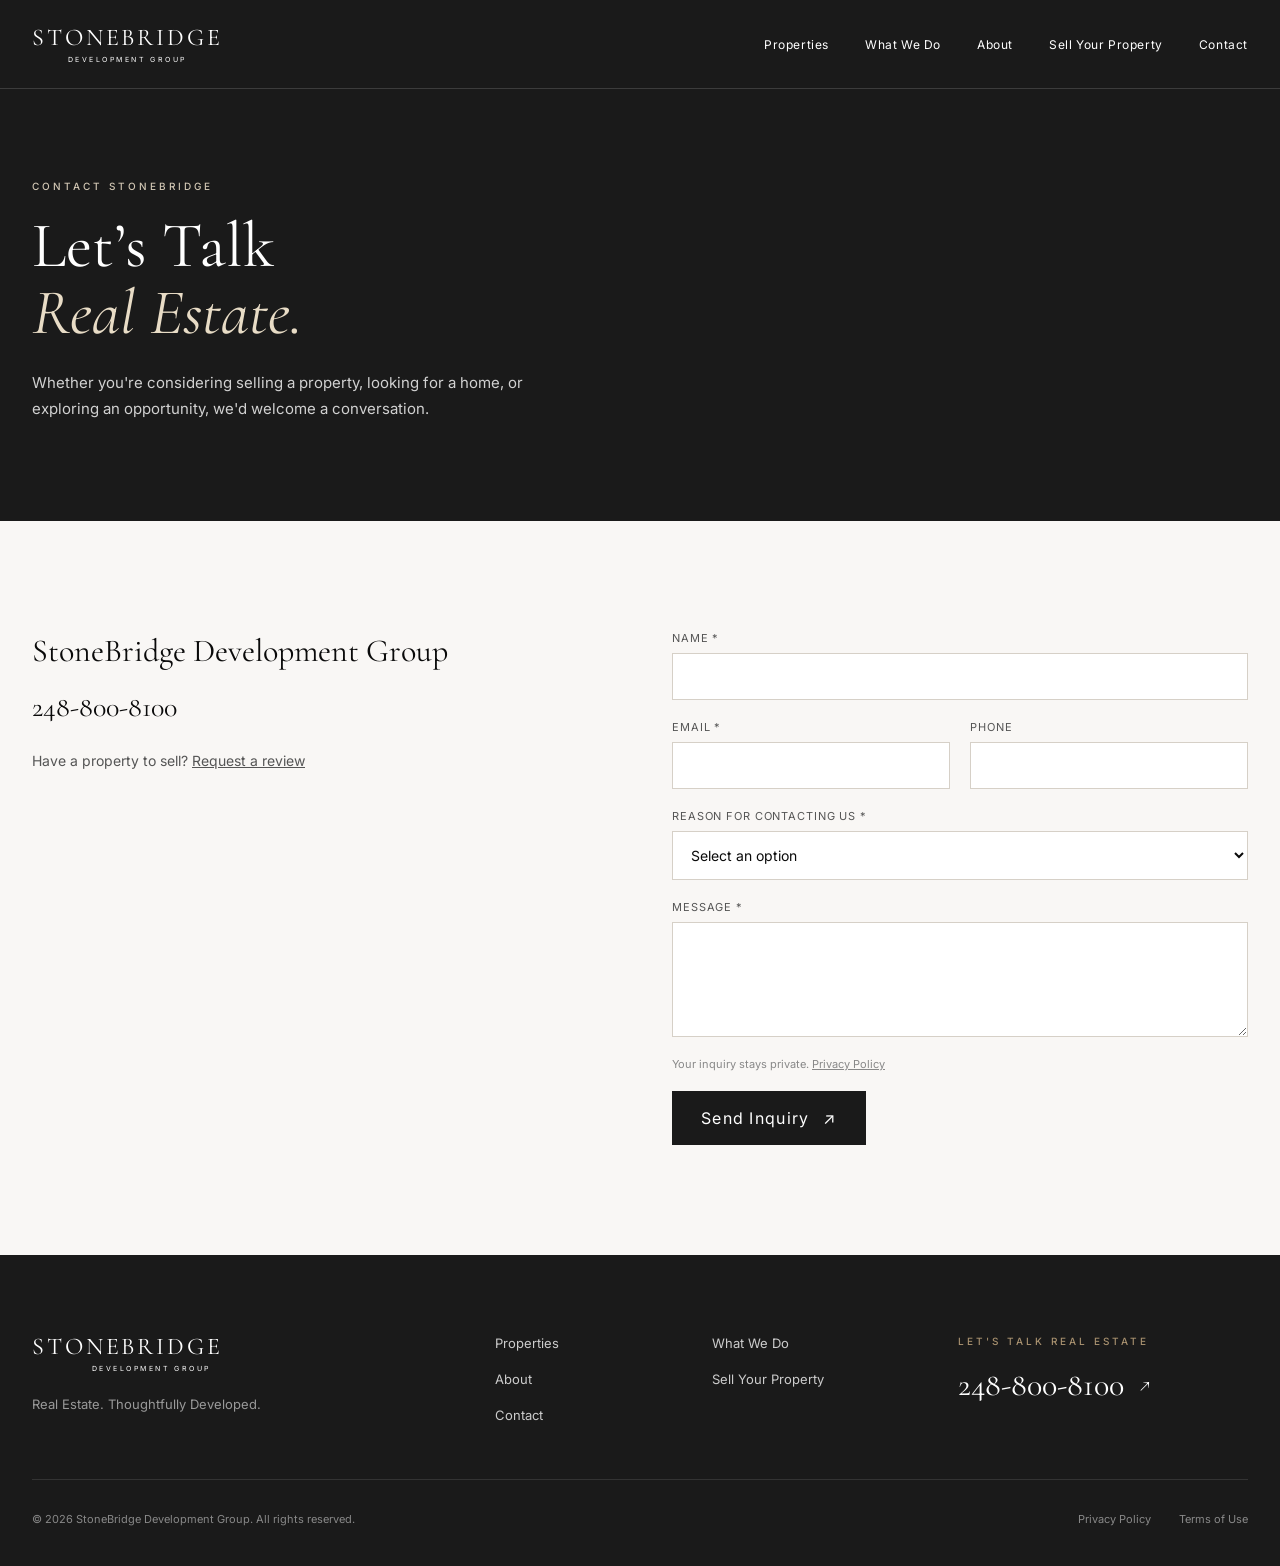
<file: contact/index.html>
<!DOCTYPE html>
<html lang="en">
<head>
<meta charset="UTF-8">
<meta name="viewport" content="width=device-width, initial-scale=1">
<title>Contact | StoneBridge Development Group</title>
<link rel="preconnect" href="https://fonts.googleapis.com">
<link href="https://fonts.googleapis.com/css2?family=Cormorant+Garamond:ital,wght@0,400;0,500;1,400&family=Inter:wght@400;500&display=swap" rel="stylesheet">
<link rel="stylesheet" href="/styles.css">
</head>
<body>
<main>
<div class="page-hero"><div class="wrap"><p class="eyebrow">Contact StoneBridge</p><h1 class="serif">Let’s Talk<br><em>Real Estate.</em></h1><p class="lead">Whether you're considering selling a property, looking for a home, or exploring an opportunity, we'd welcome a conversation.</p></div></div>
<section><div class="wrap split" style="align-items:start">
<div><h2 class="serif" style="font-size:32px">StoneBridge Development Group</h2><a class="phone" href="tel:2488008100" style="display:block;margin:20px 0 28px">248-800-8100</a>
<p style="font-size:14px;color:#555">Have a property to sell? <a href="/sell-your-property/?review=1" style="text-decoration:underline">Request a review</a></p></div>
<div><form id="contact-form" class="form">
<input class="hp" type="text" name="website" tabindex="-1" autocomplete="off" aria-hidden="true">
<label>Name *<input type="text" name="name" required></label><div class="row"><label>Email *<input type="email" name="email" required></label><label>Phone<input type="tel" name="phone"></label></div>
<label>Reason for contacting us *<select name="reason" required><option value="">Select an option</option><option>Property for Sale</option><option>Rental Property</option><option>Property Purchase</option><option>Development</option><option>General Inquiry</option><option>Other</option></select></label>
<label>Message *<textarea name="message" rows="5" required></textarea></label>
<p class="caption" style="margin:0">Your inquiry stays private. <a href="/privacy-policy/" style="text-decoration:underline">Privacy Policy</a></p>
<div><button type="submit" class="btn dark">Send Inquiry <span>↗</span></button></div></form>
<div id="contact-done" hidden><h3 class="serif" style="font-size:32px;margin-bottom:12px">Thank You.</h3><p style="color:#555;font-size:14px;line-height:1.8">Your inquiry has been received. A member of our team will be in touch soon.</p></div></div>
</div></section>
</main>
<script src="/site.js"></script>
</body>
</html>
</file>
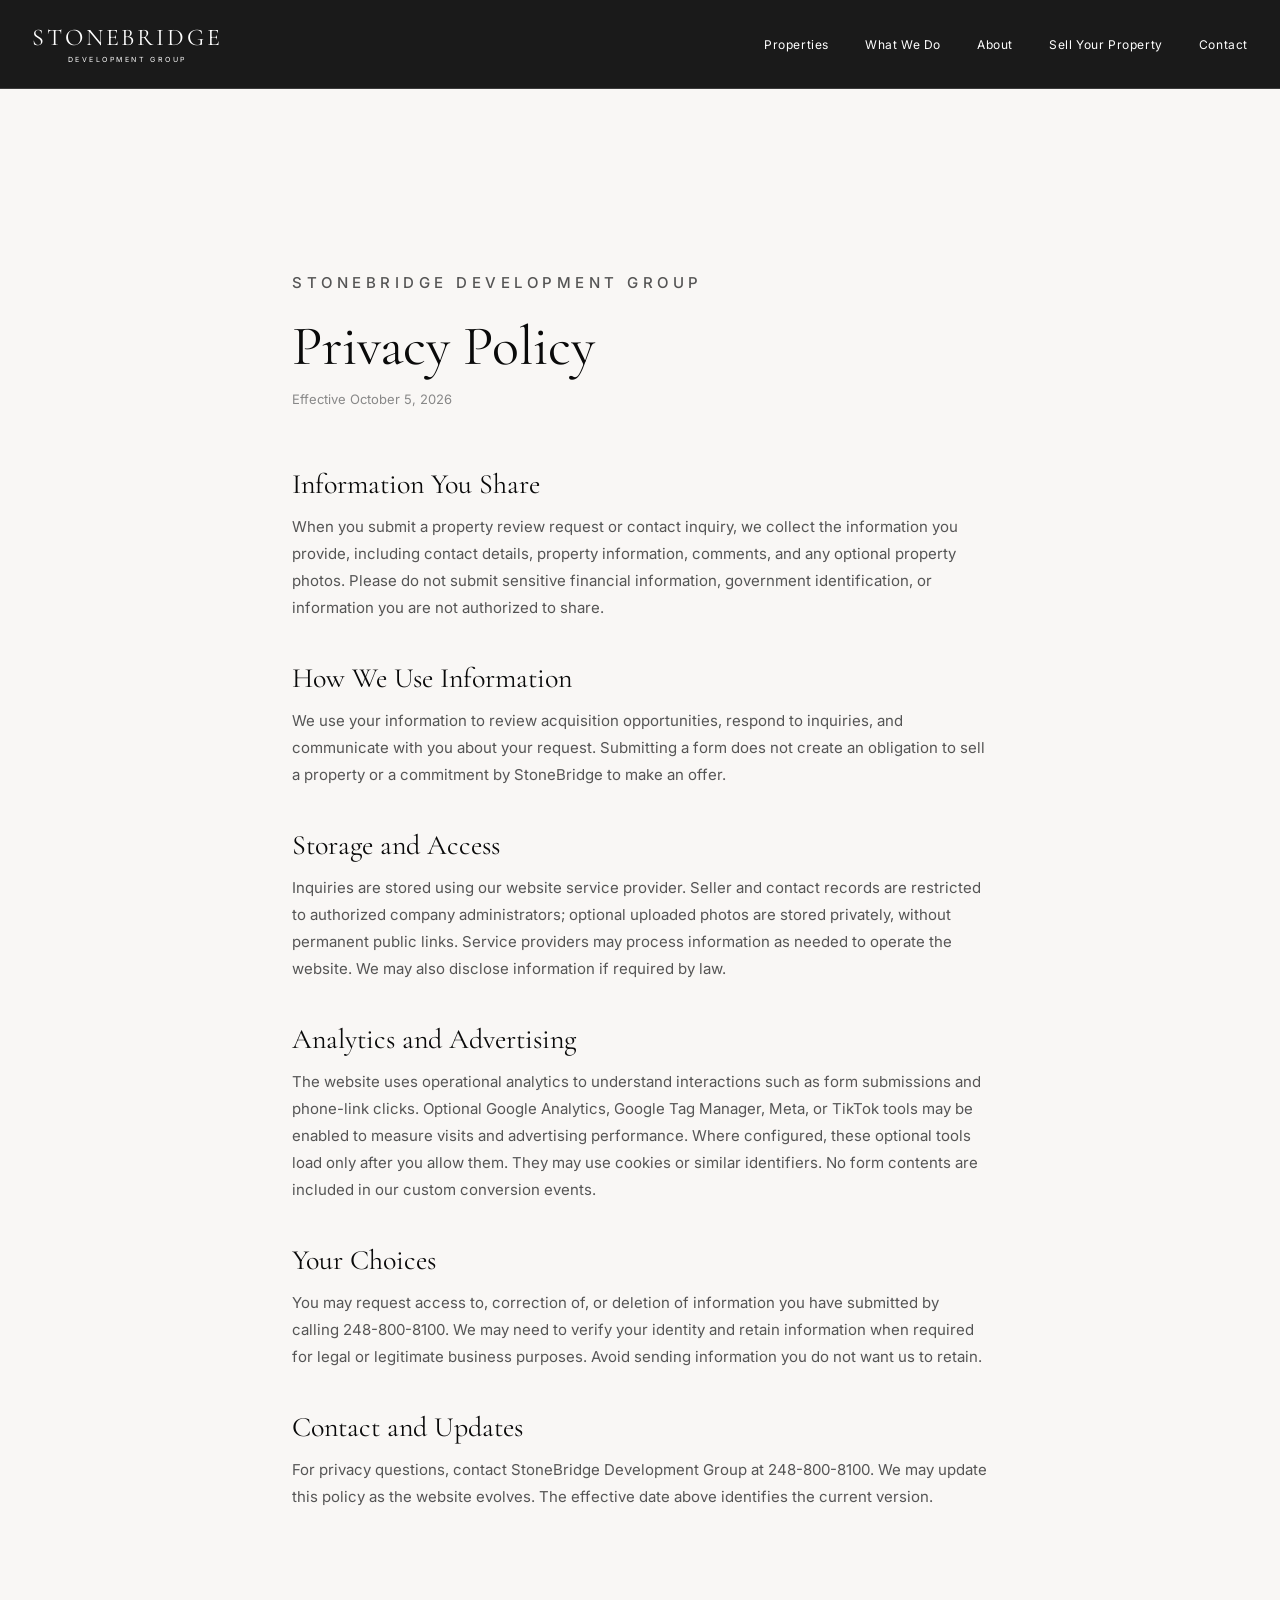
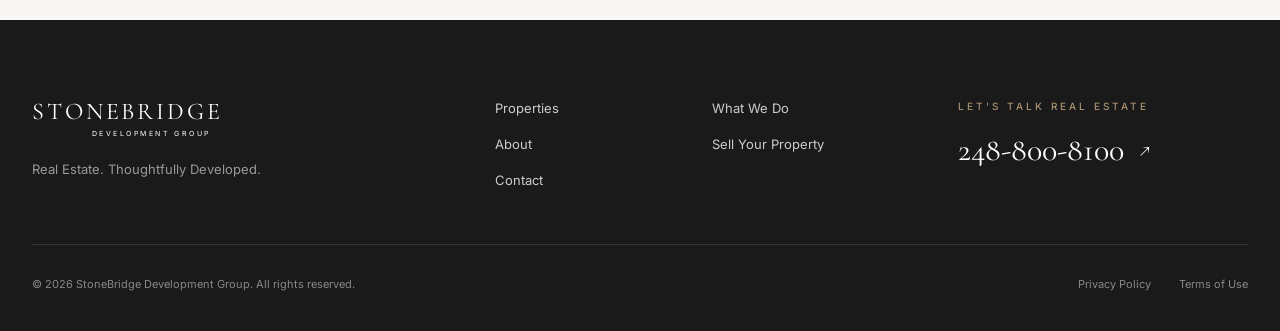
<file: privacy-policy/index.html>
<!DOCTYPE html>
<html lang="en">
<head>
<meta charset="UTF-8">
<meta name="viewport" content="width=device-width, initial-scale=1">
<title>Privacy Policy | StoneBridge Development Group</title>
<link rel="preconnect" href="https://fonts.googleapis.com">
<link href="https://fonts.googleapis.com/css2?family=Cormorant+Garamond:ital,wght@0,400;0,500;1,400&family=Inter:wght@400;500&display=swap" rel="stylesheet">
<link rel="stylesheet" href="/styles.css">
</head>
<body data-solid-header>
<main>
<div class="legal-page"><p class="eyebrow">StoneBridge Development Group</p><h1 class="serif">Privacy Policy</h1><p class="date">Effective October 5, 2026</p><h2 class="serif">Information You Share</h2><p>When you submit a property review request or contact inquiry, we collect the information you provide, including contact details, property information, comments, and any optional property photos. Please do not submit sensitive financial information, government identification, or information you are not authorized to share.</p><h2 class="serif">How We Use Information</h2><p>We use your information to review acquisition opportunities, respond to inquiries, and communicate with you about your request. Submitting a form does not create an obligation to sell a property or a commitment by StoneBridge to make an offer.</p><h2 class="serif">Storage and Access</h2><p>Inquiries are stored using our website service provider. Seller and contact records are restricted to authorized company administrators; optional uploaded photos are stored privately, without permanent public links. Service providers may process information as needed to operate the website. We may also disclose information if required by law.</p><h2 class="serif">Analytics and Advertising</h2><p>The website uses operational analytics to understand interactions such as form submissions and phone-link clicks. Optional Google Analytics, Google Tag Manager, Meta, or TikTok tools may be enabled to measure visits and advertising performance. Where configured, these optional tools load only after you allow them. They may use cookies or similar identifiers. No form contents are included in our custom conversion events.</p><h2 class="serif">Your Choices</h2><p>You may request access to, correction of, or deletion of information you have submitted by calling 248-800-8100. We may need to verify your identity and retain information when required for legal or legitimate business purposes. Avoid sending information you do not want us to retain.</p><h2 class="serif">Contact and Updates</h2><p>For privacy questions, contact StoneBridge Development Group at 248-800-8100. We may update this policy as the website evolves. The effective date above identifies the current version.</p></div>
</main>
<script src="/site.js"></script>
</body>
</html>
</file>
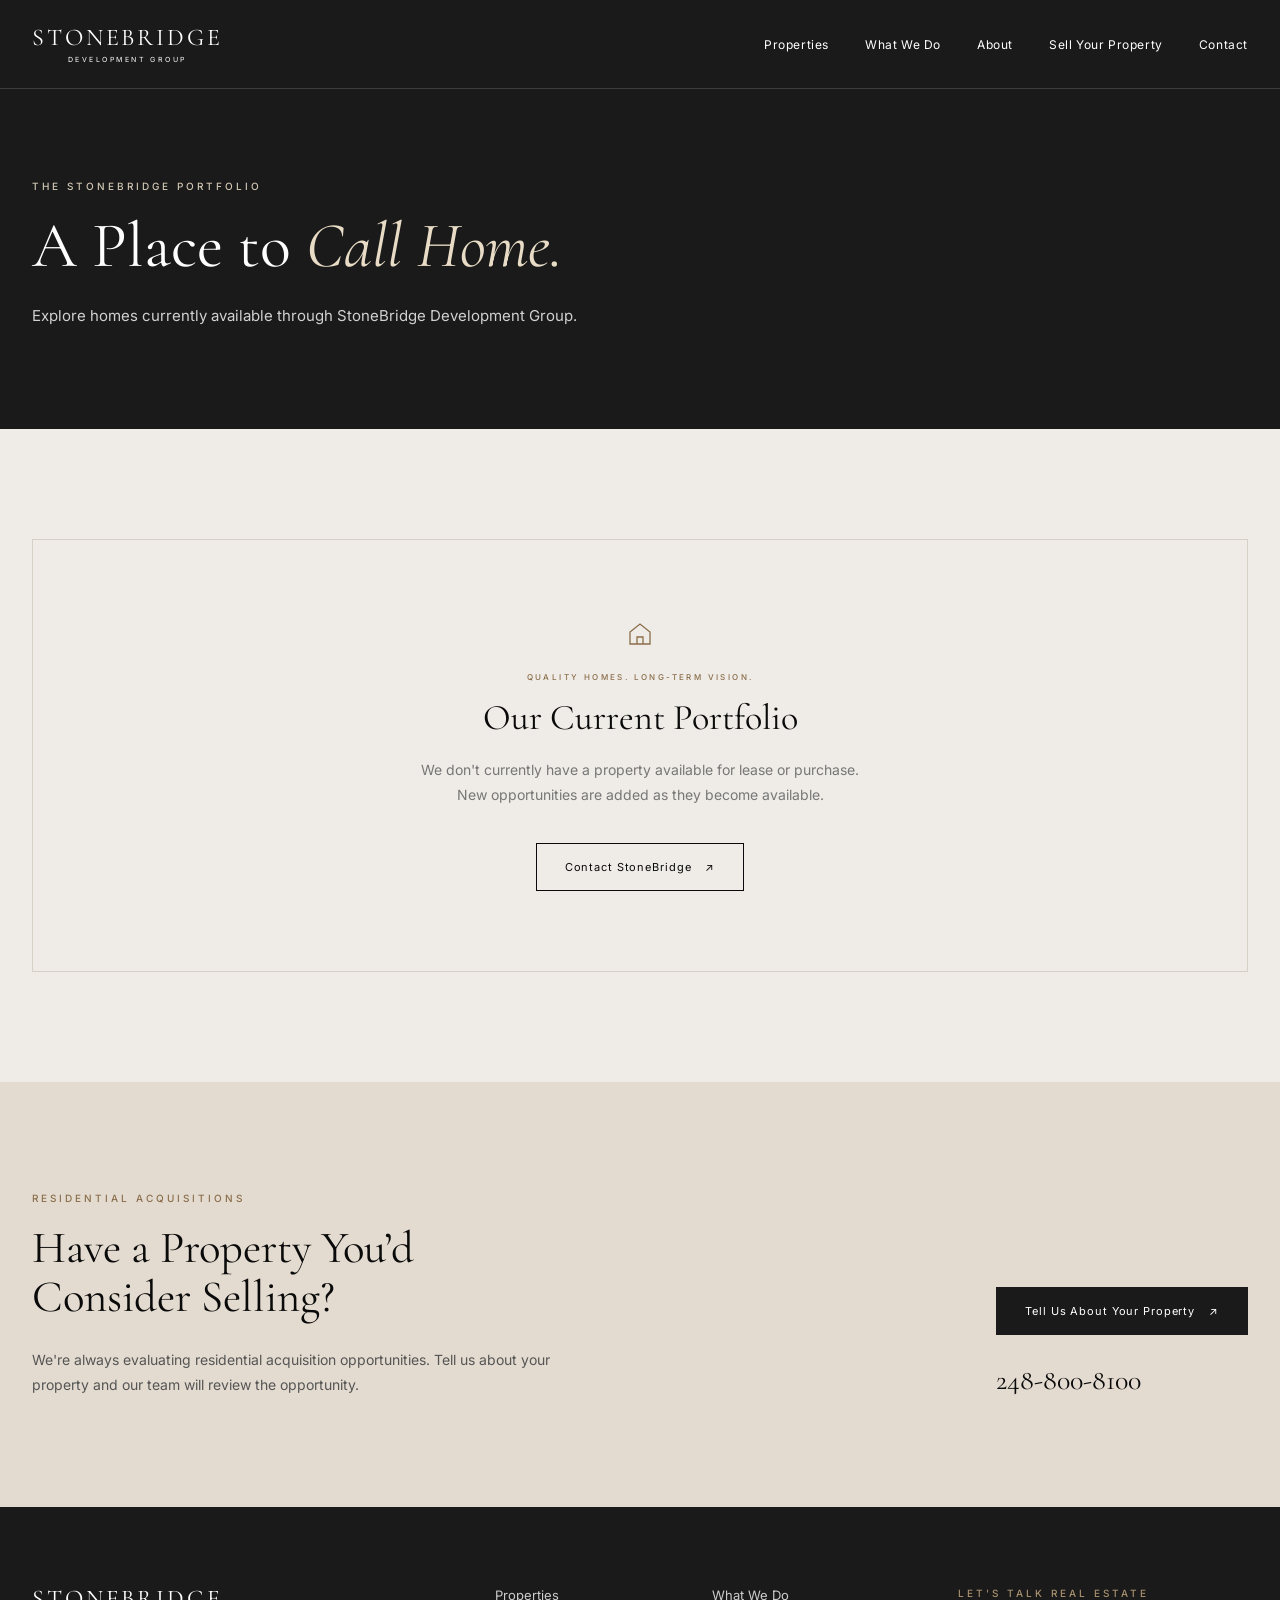
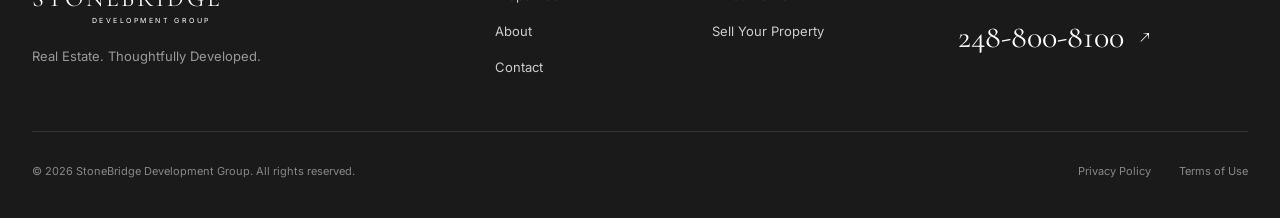
<file: properties/index.html>
<!DOCTYPE html>
<html lang="en">
<head>
<meta charset="UTF-8">
<meta name="viewport" content="width=device-width, initial-scale=1">
<title>Properties | StoneBridge Development Group</title>
<link rel="preconnect" href="https://fonts.googleapis.com">
<link href="https://fonts.googleapis.com/css2?family=Cormorant+Garamond:ital,wght@0,400;0,500;1,400&family=Inter:wght@400;500&display=swap" rel="stylesheet">
<link rel="stylesheet" href="/styles.css">
</head>
<body>
<main>
<div class="page-hero"><div class="wrap"><p class="eyebrow">The StoneBridge Portfolio</p><h1 class="serif">A Place to <em>Call Home.</em></h1><p class="lead">Explore homes currently available through StoneBridge Development Group.</p></div></div>
<section class="props"><div class="wrap"><div class="empty"><svg width="28" height="28" fill="none" stroke="currentColor" stroke-width="1.3"><path d="M4 12l10-8 10 8v12H4zM11 24v-7h6v7"/></svg>
<p class="eyebrow" style="font-size:8px">Quality Homes. Long-Term Vision.</p><h3 class="serif">Our Current Portfolio</h3>
<p class="t">We don't currently have a property available for lease or purchase.<br>New opportunities are added as they become available.</p>
<a class="btn outline" href="/contact/">Contact StoneBridge <span>↗</span></a></div></div></section>
<div data-sell-cta></div>
</main>
<script src="/site.js"></script>
</body>
</html>
</file>
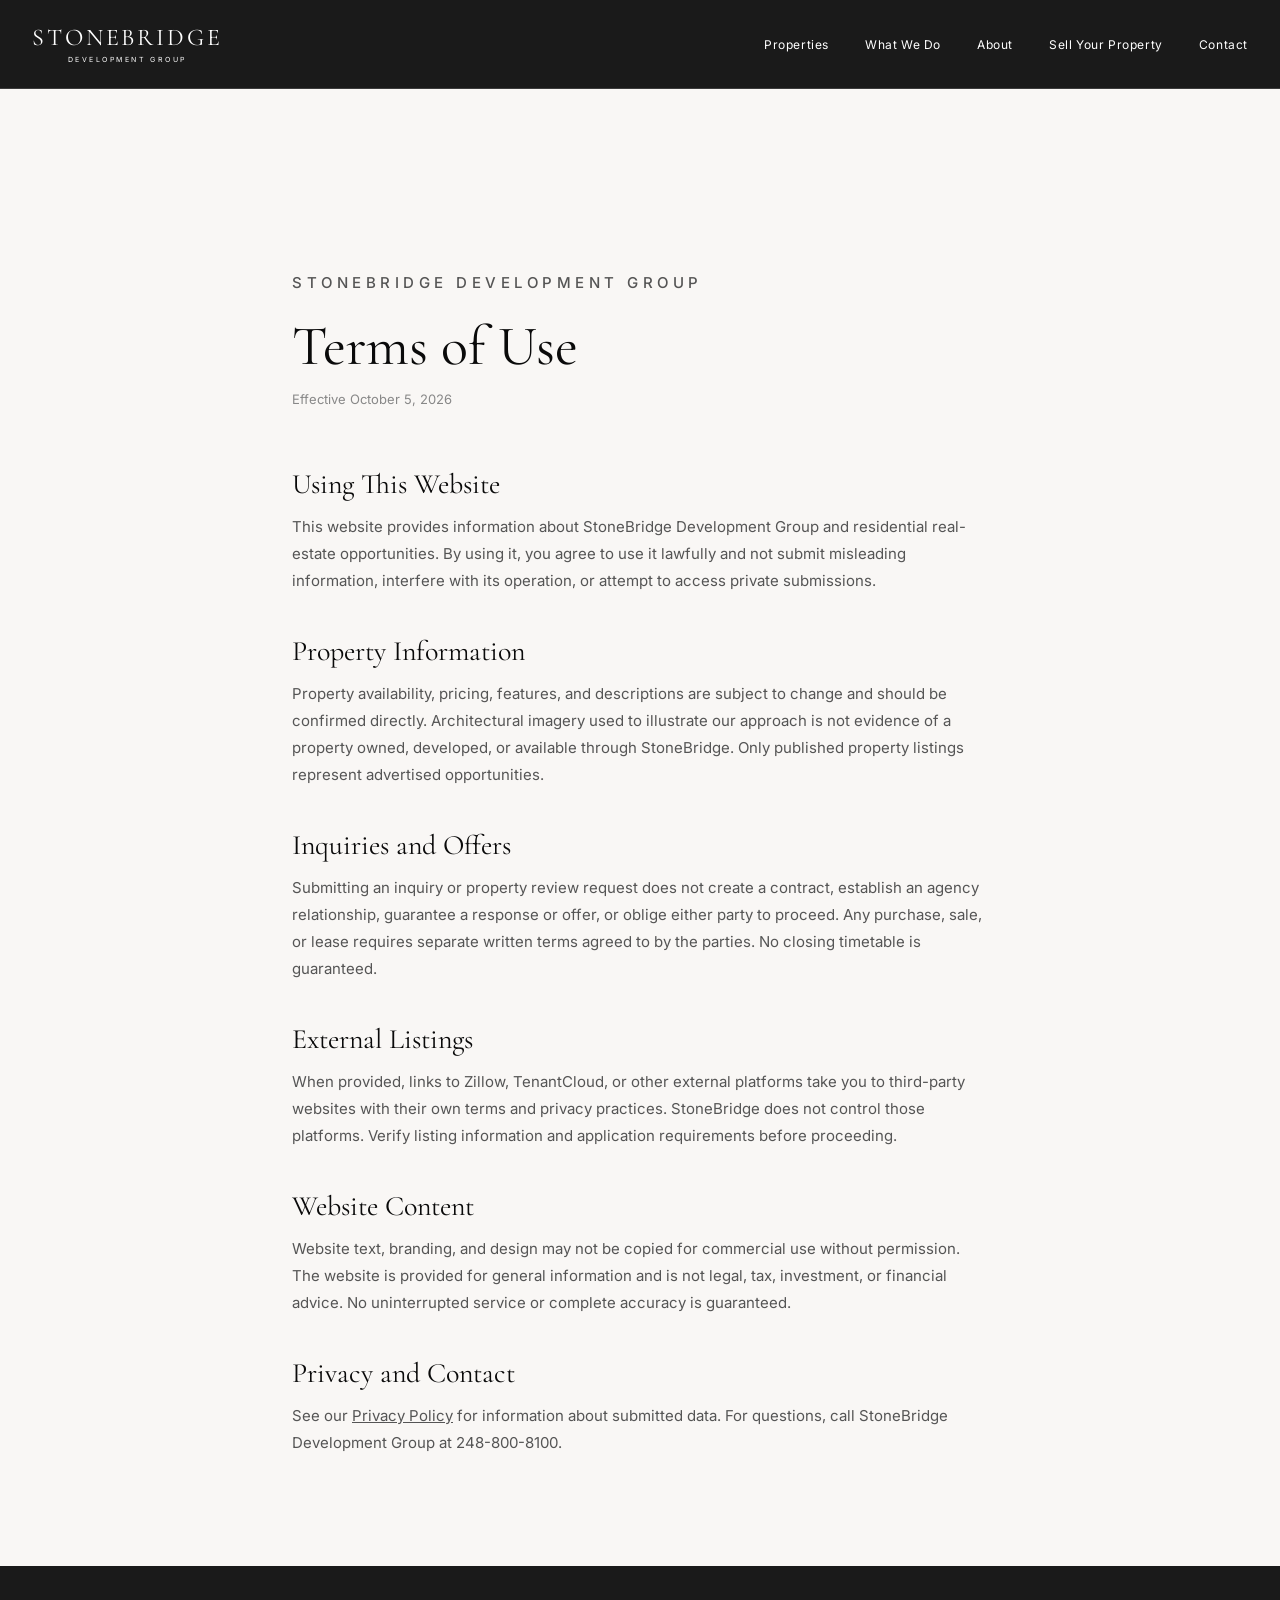
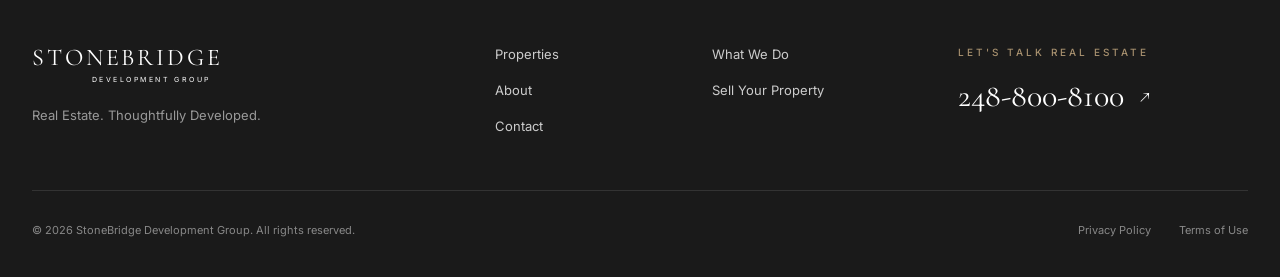
<file: terms-of-use/index.html>
<!DOCTYPE html>
<html lang="en">
<head>
<meta charset="UTF-8">
<meta name="viewport" content="width=device-width, initial-scale=1">
<title>Terms of Use | StoneBridge Development Group</title>
<link rel="preconnect" href="https://fonts.googleapis.com">
<link href="https://fonts.googleapis.com/css2?family=Cormorant+Garamond:ital,wght@0,400;0,500;1,400&family=Inter:wght@400;500&display=swap" rel="stylesheet">
<link rel="stylesheet" href="/styles.css">
</head>
<body data-solid-header>
<main>
<div class="legal-page"><p class="eyebrow">StoneBridge Development Group</p><h1 class="serif">Terms of Use</h1><p class="date">Effective October 5, 2026</p><h2 class="serif">Using This Website</h2><p>This website provides information about StoneBridge Development Group and residential real-estate opportunities. By using it, you agree to use it lawfully and not submit misleading information, interfere with its operation, or attempt to access private submissions.</p><h2 class="serif">Property Information</h2><p>Property availability, pricing, features, and descriptions are subject to change and should be confirmed directly. Architectural imagery used to illustrate our approach is not evidence of a property owned, developed, or available through StoneBridge. Only published property listings represent advertised opportunities.</p><h2 class="serif">Inquiries and Offers</h2><p>Submitting an inquiry or property review request does not create a contract, establish an agency relationship, guarantee a response or offer, or oblige either party to proceed. Any purchase, sale, or lease requires separate written terms agreed to by the parties. No closing timetable is guaranteed.</p><h2 class="serif">External Listings</h2><p>When provided, links to Zillow, TenantCloud, or other external platforms take you to third-party websites with their own terms and privacy practices. StoneBridge does not control those platforms. Verify listing information and application requirements before proceeding.</p><h2 class="serif">Website Content</h2><p>Website text, branding, and design may not be copied for commercial use without permission. The website is provided for general information and is not legal, tax, investment, or financial advice. No uninterrupted service or complete accuracy is guaranteed.</p><h2 class="serif">Privacy and Contact</h2><p>See our <a href="/privacy-policy/" style="text-decoration:underline">Privacy Policy</a> for information about submitted data. For questions, call StoneBridge Development Group at 248-800-8100.</p></div>
</main>
<script src="/site.js"></script>
</body>
</html>
</file>
<file: styles.css>
*{box-sizing:border-box;margin:0;padding:0}
body{font-family:Inter,sans-serif;background:#f9f7f5;color:#0a0a0a;-webkit-font-smoothing:antialiased}
a{color:inherit;text-decoration:none}
.serif{font-family:"Cormorant Garamond",Georgia,serif;font-weight:400}
.eyebrow{font-size:10px;font-weight:500;letter-spacing:.3em;text-transform:uppercase;color:#8a6e4b}
.wrap{max-width:1280px;margin:0 auto;padding:0 32px}
.logo{display:flex;flex-direction:column;align-items:center;line-height:1}
.logo b{font-family:"Cormorant Garamond",serif;font-weight:400;font-size:24px;letter-spacing:.12em}
.logo small{font-size:7px;letter-spacing:.35em;margin-top:6px}
header{position:absolute;top:0;left:0;right:0;z-index:10;color:#fff;border-bottom:1px solid rgba(255,255,255,.15)}
header .wrap{display:flex;justify-content:space-between;align-items:center;height:88px}
nav.top{display:flex;gap:36px;font-size:12px;letter-spacing:.05em}
.menu-btn{display:none;background:none;border:0;color:#fff;cursor:pointer}
.hero{position:relative;min-height:100vh;color:#fff;display:flex;align-items:center;overflow:hidden}
.hero img{position:absolute;inset:0;width:100%;height:100%;object-fit:cover}
.hero::after{content:"";position:absolute;inset:0;background:linear-gradient(90deg,rgba(10,15,25,.85),rgba(10,15,25,.35))}
.hero .wrap{position:relative;z-index:1;width:100%}
.hero .eyebrow{color:#d2c7b4;margin-bottom:24px}
.hero h1{font-size:clamp(44px,6vw,84px);line-height:1.05;margin-bottom:28px}
.hero h1 em{color:#e8dcc6}
.hero p.lead{max-width:520px;font-size:15px;line-height:1.7;color:rgba(255,255,255,.85);margin-bottom:40px}
.btns{display:flex;gap:16px;flex-wrap:wrap}
.btn{display:inline-flex;align-items:center;gap:14px;padding:16px 28px;font-size:11px;letter-spacing:.08em;border:1px solid currentColor;transition:background .2s,color .2s}
.btn.solid{background:#fff;color:#0a0a0a;border-color:#fff}
.btn.solid:hover{background:#e8dcc6;border-color:#e8dcc6}
.btn.ghost:hover{background:rgba(255,255,255,.1)}
.btn.dark{background:#1a1a1a;color:#fff;border-color:#1a1a1a}
.btn.dark:hover{background:#333}
.btn.outline:hover{background:#1a1a1a;color:#fff}
.explore{position:absolute;bottom:40px;left:0;right:0;z-index:1;font-size:9px;letter-spacing:.3em;color:rgba(255,255,255,.75)}
.link-line{display:inline-flex;gap:24px;align-items:center;font-size:12px;padding-bottom:10px;border-bottom:1px solid #0a0a0a}
section{padding:110px 0}
.intro .wrap{display:grid;grid-template-columns:1fr 1fr;gap:64px}
.intro h2,.sec-h{font-size:clamp(34px,3.5vw,48px);line-height:1.1;margin-top:20px}
.intro h2 em{color:#8f8a82}
.intro p:not(.eyebrow){font-size:15px;line-height:1.8;color:#555;margin-bottom:20px}
.approach{border-top:1px solid #e3ded7;max-width:1216px;margin:0 auto;padding:110px 0}
.approach-head{display:flex;justify-content:space-between;align-items:flex-end;margin-bottom:64px;padding:0 32px}
.approach-head p{font-size:13px;line-height:1.7;color:#777;text-align:right}
.cards{display:grid;grid-template-columns:repeat(4,1fr);padding:0 32px}
.card{padding:8px 32px 32px;border-left:1px solid #e3ded7}
.card:first-child{border-left:0;padding-left:0}
.card .top{display:flex;justify-content:space-between;font-size:11px;color:#777;margin-bottom:40px}
.card svg{color:#8a6e4b}
.card h3{font-size:32px;margin-bottom:16px}
.card p{font-size:13px;line-height:1.75;color:#666}
.props{background:#efebe6}
.props-head{display:flex;justify-content:space-between;align-items:flex-end}
.props .sub{color:#666;font-size:14px;margin:20px 0 56px}
.empty{border:1px solid #d6d0c7;padding:80px 24px;text-align:center}
.empty svg{color:#8a6e4b;margin-bottom:20px}
.empty h3{font-size:36px;margin:14px 0 18px}
.empty p.t{color:#777;font-size:14px;line-height:1.8;margin-bottom:36px}
.sell{background:#e3dbd0}
.sell .wrap{display:flex;justify-content:space-between;align-items:flex-end;gap:48px;flex-wrap:wrap}
.sell p.t{max-width:520px;color:#555;font-size:14px;line-height:1.8;margin-top:24px}
.sell .actions{display:flex;flex-direction:column;gap:28px;align-items:flex-start}
.phone{font-family:"Cormorant Garamond",serif;font-size:28px}
footer{background:#1a1a1a;color:#fff;padding:80px 0 40px}
footer .grid{display:grid;grid-template-columns:2fr 2fr 1.4fr;gap:48px;padding-bottom:56px;border-bottom:1px solid #333}
footer .logo{align-items:flex-start}
footer .logo small{margin-left:60px}
footer .tag{color:#999;font-size:13px;margin-top:24px}
footer nav{display:grid;grid-template-columns:1fr 1fr;gap:20px;font-size:13px;color:#ccc}
footer nav a:hover,.legal a:hover{color:#fff}
footer .eyebrow{color:#a8916f}
footer .phone{display:flex;gap:16px;align-items:center;margin-top:18px;font-size:32px}
.legal{display:flex;justify-content:space-between;padding-top:32px;font-size:11px;color:#888}
.legal div{display:flex;gap:28px}
@media(max-width:900px){
 nav.top{display:none}.menu-btn{display:block}
 .intro .wrap{grid-template-columns:1fr;gap:32px}
 .cards{grid-template-columns:1fr 1fr;row-gap:40px}
 .card:nth-child(3){border-left:0;padding-left:0}
 footer .grid{grid-template-columns:1fr}
 .legal{flex-direction:column;gap:16px}
 .props-head,.approach-head{flex-direction:column;align-items:flex-start;gap:24px}
 .approach-head p{text-align:left}
}
header.solid{position:relative;background:#1a1a1a}
nav.top a[aria-current]{border-bottom:1px solid #fff;padding-bottom:4px}
.mobile-nav{display:none}
header.open .mobile-nav{display:flex;flex-direction:column;gap:20px;padding:24px 32px 32px;background:#1a1a1a;font-size:14px}
.mobile-bar{display:none}
@media(max-width:900px){
 .mobile-bar{display:grid;grid-template-columns:1fr 1fr;position:fixed;bottom:0;left:0;right:0;z-index:20;font-size:12px}
 .mobile-bar a{padding:16px;text-align:center;background:#fff;color:#0a0a0a}
 .mobile-bar a+a{background:#1a1a1a;color:#fff}
 body{padding-bottom:50px}
}
@media(min-width:901px){header.open .mobile-nav{display:none}}
.page-hero{background:#1a1a1a;color:#fff;padding:180px 0 100px}
.page-hero .eyebrow{color:#d2c7b4}
.page-hero h1{font-size:clamp(42px,5vw,72px);line-height:1.05;margin:20px 0 24px}
.page-hero h1 em{color:#e8dcc6}
.page-hero p.lead{max-width:560px;color:rgba(255,255,255,.8);font-size:15px;line-height:1.7}
.split{display:grid;grid-template-columns:1fr 1fr;gap:64px;align-items:center}
.split img{width:100%;display:block;aspect-ratio:3/2;object-fit:cover}
.caption{font-size:11px;color:#888;margin-top:12px}
.body-copy p{font-size:15px;line-height:1.8;color:#555;margin-bottom:20px}
.pillars{display:grid;grid-template-columns:repeat(3,1fr);gap:32px;margin-top:80px;border-top:1px solid #e3ded7;padding-top:48px}
.pillars span{font-size:11px;color:#8a6e4b}
.pillars h3{font-size:28px;margin:12px 0}
.pillars p{font-size:13px;line-height:1.7;color:#666}
.steps{display:grid;grid-template-columns:repeat(4,1fr);gap:32px;margin-top:56px}
.steps div{border-top:1px solid #d6d0c7;padding-top:24px}
.steps span{font-size:11px;color:#8a6e4b}
.steps h3{font-size:24px;margin:12px 0}
.steps p{font-size:13px;line-height:1.7;color:#666}
.center{text-align:center}
.center p.t{max-width:520px;margin:20px auto 36px;color:#666;font-size:14px;line-height:1.8}
.form{display:grid;gap:20px}
.form .row{display:grid;grid-template-columns:1fr 1fr;gap:20px}
.form label{display:flex;flex-direction:column;gap:8px;font-size:11px;letter-spacing:.08em;text-transform:uppercase;color:#555}
.form input,.form select,.form textarea{font:inherit;font-size:14px;text-transform:none;letter-spacing:0;color:#0a0a0a;padding:14px;border:1px solid #d6d0c7;background:#fff;border-radius:0}
.form input:focus,.form select:focus,.form textarea:focus{outline:2px solid #8a6e4b;outline-offset:-1px}
.form button{cursor:pointer;font:inherit}
.hp{position:absolute;left:-9999px}
.legal-page{max-width:760px;margin:0 auto;padding:180px 32px 110px}
.legal-page h1{font-size:56px;margin:16px 0 8px}
.legal-page .date{font-size:13px;color:#888;margin-bottom:56px}
.legal-page h2{font-size:28px;margin:40px 0 12px}
.legal-page p{font-size:15px;line-height:1.8;color:#555}
dialog#review-modal{border:0;padding:0;max-width:640px;width:calc(100% - 32px);margin:auto;background:#f9f7f5}
dialog::backdrop{background:rgba(10,10,10,.6)}
.modal-in{padding:40px;position:relative}
.modal-in h2{font-size:34px;margin-bottom:10px}
.modal-in .intro-t{font-size:13px;color:#666;line-height:1.7}
.stepper{display:grid;grid-template-columns:repeat(4,1fr);gap:8px;list-style:none;margin:28px 0;font-size:10px;color:#999}
.stepper li{border-top:2px solid #e3ded7;padding-top:8px}
.stepper li.on{border-color:#8a6e4b;color:#0a0a0a}
.step h3{font-size:26px;margin:8px 0 4px}
.step>p{font-size:13px;color:#666;margin-bottom:20px}
.modal-actions{display:flex;justify-content:space-between;align-items:center;margin-top:28px}
.close{position:absolute;top:16px;right:16px;background:none;border:0;font-size:24px;cursor:pointer}
.back{background:none;border:0;font-size:12px;text-decoration:underline}
@media(max-width:900px){
 .split,.form .row{grid-template-columns:1fr;gap:32px}
 .pillars,.steps{grid-template-columns:1fr 1fr}
}
@media(max-width:560px){.pillars,.steps,.cards{grid-template-columns:1fr}.card{border-left:0;padding-left:0}.modal-in{padding:28px 20px}}
</file>
